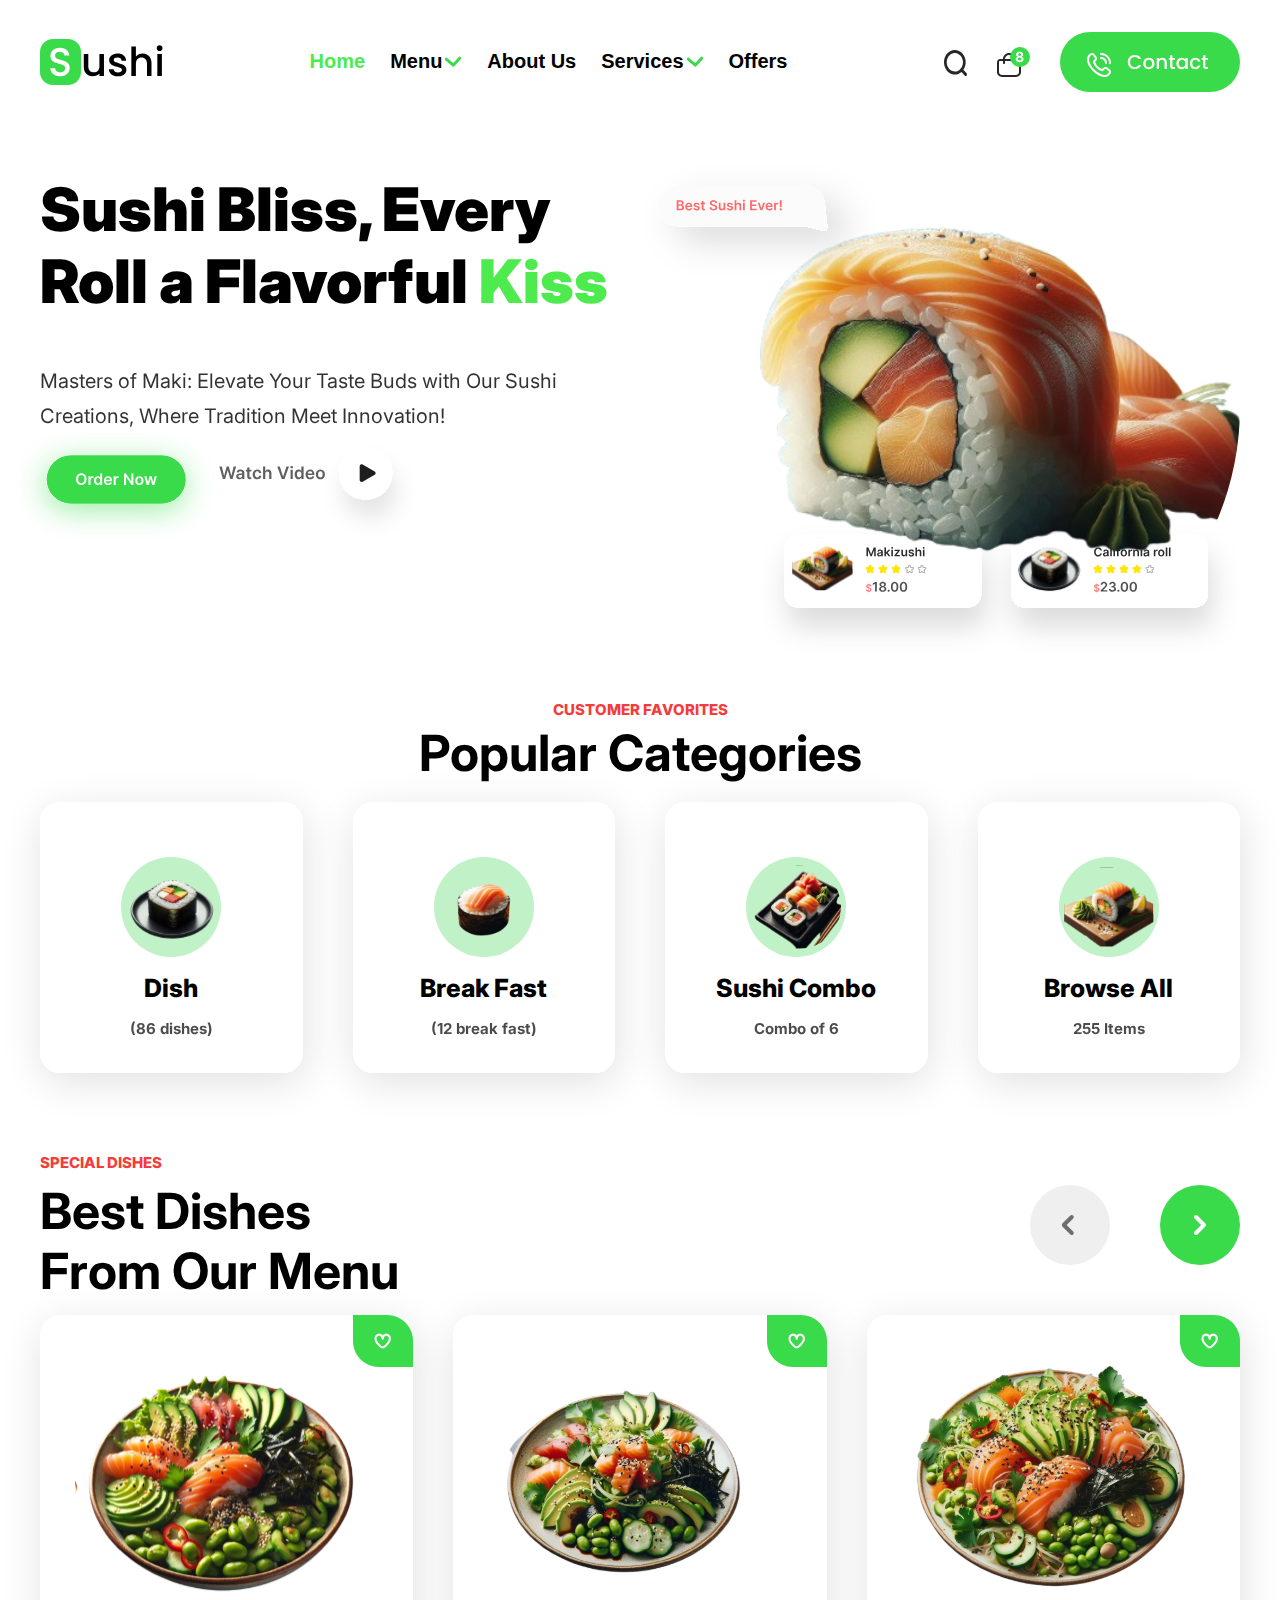
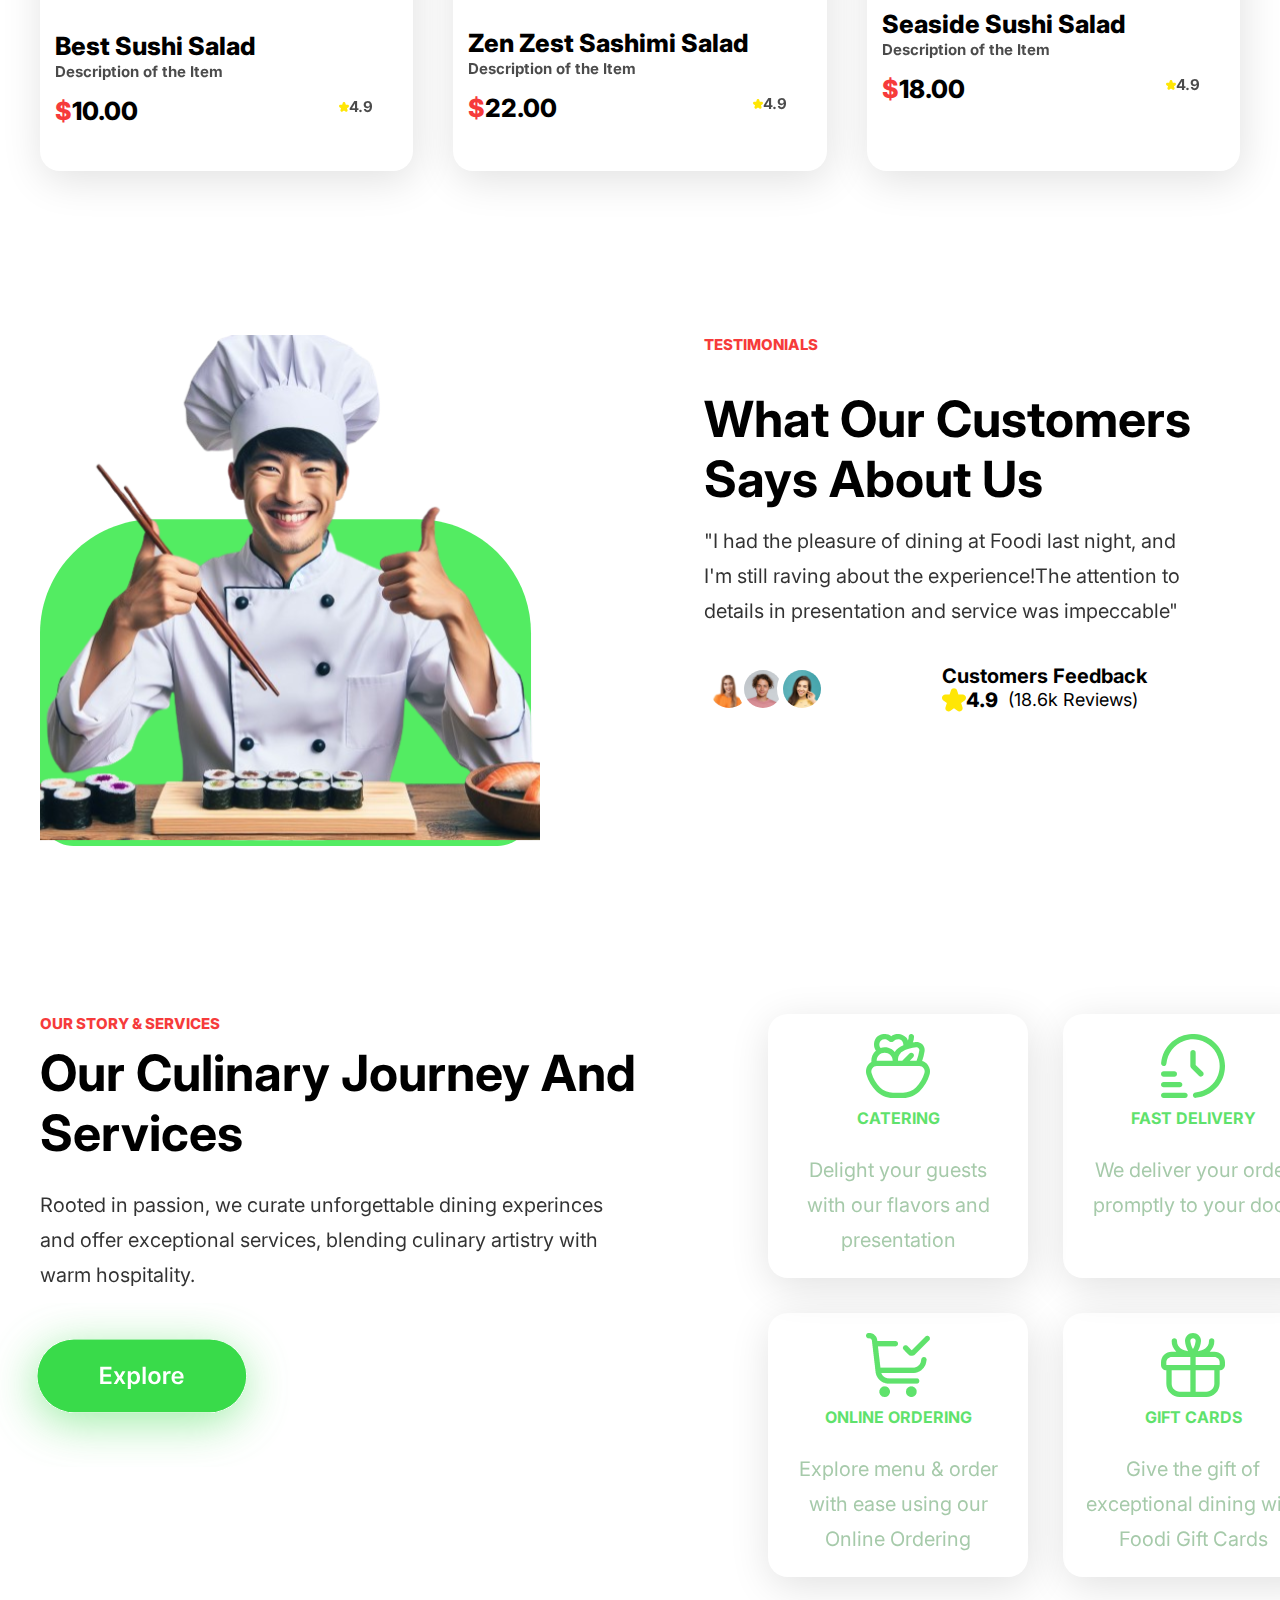
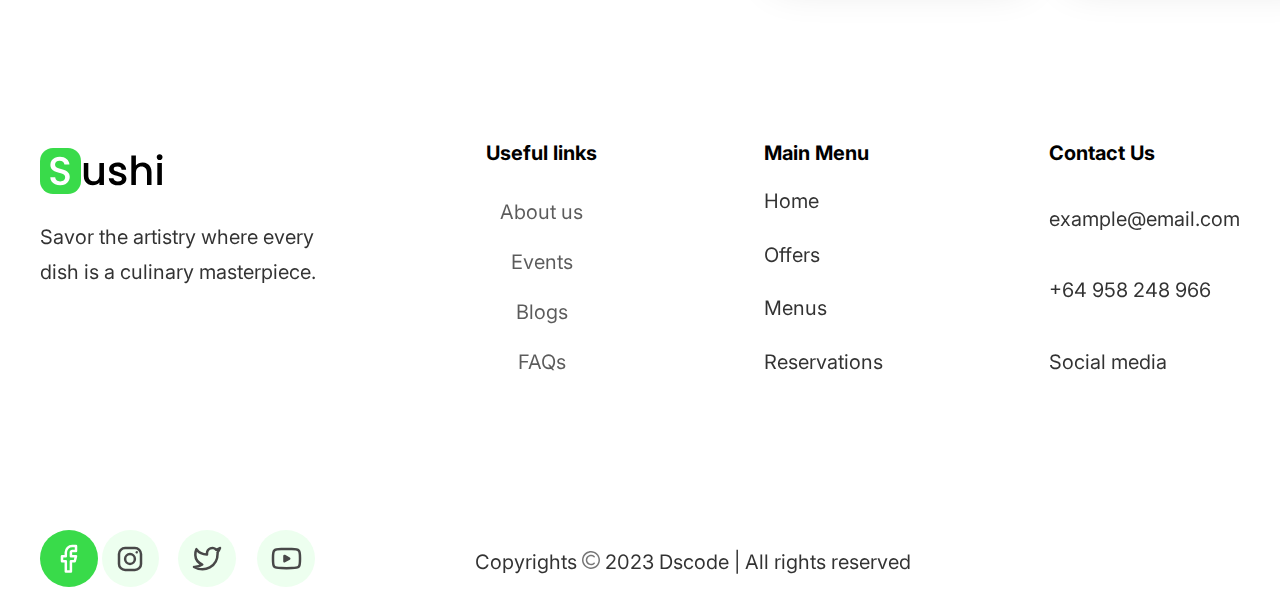
<file: Index.html>
<!DOCTYPE html>
<html lang="en">
  <head>
    <meta charset="UTF-8" />
    <meta name="viewport" content="width=device-width, initial-scale=1.0" />
    <title>Document</title>
    <link rel="stylesheet" href="./Sushi.css" />
  </head>
  <body>
    <section>
    <div class="header">
      <img src="./images/LOGO.svg" class="logo">
      <nav class="top-nav">
        <ul>
          <li><a href="#" class="firstnavmenu">Home</a></li>
          <div class="navicon">
            <li><a href="#">Menu</a></li>
            <img src="./images/Group 3.svg" class="headeranimation" />
          </div>
          <li><a href="#">About Us</a></li>
          <div class="navicon">
            <li><a href="#">Services</a></li>
            <img src="./images/Group 3.svg" class="headeranimation" />
          </div>
          <li><a href="#">Offers</a></li>
        </ul>
      </nav>
      <div class="secondnavicon">
        <img src="./images/Search Icon.svg" class="srch" />
        <img src="./images/Cart Group.svg" />
        <img src="./images/CONTACT BUTTON.svg" class="transition1" />
      </div>
        </div>
        <div class="bodytext">
        <div class="addons">
          <div class="addtext">
          <h1>Sushi Bliss, Every Roll a Flavorful <span class="lword">Kiss</span></h1>
          <h3>Masters of Maki: Elevate Your Taste Buds with Our Sushi Creations, Where Tradition Meet Innovation!</h3>
          <div class="button">
            <h4>
             <img src="./images/Order Now Button.svg">
             <img src="./images/SUSHI EDIT/Watch Video Group@2x.svg"></h4>
            </div> 
          </div></div>
            <div class="bodyimages">
              <div class="firstimage">
              <img src="./images/Best Sushi Ever.svg" ></div>
              <div class="secondimage">
              <img src="./images/MAIN SUSHI IMAGE.svg"></div>
              <div class="thirdimage">
              <img src="./images/2 Items Below Sushi.svg"></div>
            </div>
        </div>
        <div class="midsection">
          <div class="midheader">
            CUSTOMER FAVORITES
          </div>
          <div class="midsubheader">
            Popular Categories
          </div>
          <div class="midsectionitems">
          <div class="midseccontent">
            <div class="image">
            <img src="./images/_78d38fb4-559d-4cdb-822d-44ecdec0a7f8-removebg-preview 1.svg"></div>
            <h5> Dish</h5>
           <b>(86 dishes)</b>
          </div>
          <div class="midseccontent">
            <div class="image">
            <img src="./images/_35e8e57c-d430-4c19-93de-71e2eb204d0f-removebg-preview 1.svg"></div>
            <h5>
            Break Fast</h5>
            <b>(12 break fast)</b>
          </div>
          <div class="midseccontent">
            <div class="image1">
            <img src="./images/_a9c4460d-a7e5-496e-b46a-360fde90c966-removebg-preview 1 (1).svg"></div>
            <h5>
              Sushi Combo
            </h5>
            <b>Combo of 6</b>
          </div>
          <div class="midseccontent">
            <div class="image1">
            <img src="./images/_cc226cf5-2147-430e-b16c-84644636b1fe-removebg-preview 1.svg"></div>
            <h5>
              Browse All
            </h5>
            <b>255 Items</b>
          </div>
          </div>
        </div>
        <div class="midsection2">
          <div class="midsectionitem2">
            <div class="firstitem">
        <div class="midheader">SPECIAL DISHES</div>
        <div class="midsubheader2">Best Dishes From Our Menu</div></div>
        <div class="image2">
          <img src="./images/ARROW GROUPS.svg">
        </div></div>
        <div class="contentcover">
          <div class="maincontent">
            <img src="./images/Heart Group -- 1.svg" class="heartlogo">
            <img src="./images/Sushi Salad 1.svg"class="sushiimage">
            <div class="info">
            <h5>Best Sushi Salad</h5>
            <b>Description of the Item</b>
            <div class="pricerating">
              <h5><span class="currency">$</span>10.00</h5>
              <div class="rating">
                <img src="./images/fi-sr-star.svg"><b>4.9</b>
            </div>
          </div>
        </div></div>
        <div class="maincontent">
          <img src="./images/Heart Group -- 1.svg" class="heartlogo">
          <img src="./images/Sushi Salad -- 2.svg" class="sushiimage">
          <div class="info">
          <h5>Zen Zest Sashimi Salad</h5>
          <b>Description of the Item</b>
          <div class="pricerating">
            <h5><span class="currency">$</span>22.00</h5>
            <div class="rating">
              <img src="./images/fi-sr-star.svg"><b>4.9</b>
          </div>
        </div>
      </div></div>
      <div class="maincontent">
        <img src="./images/Heart Group -- 1.svg" class="heartlogo">
        <img src="./images/Sushi Salad -- 3.svg" class="sushiimage">
        <div class="info">
        <h5>Seaside Sushi Salad</h5>
        <b>Description of the Item</b>
        <div class="pricerating">
          <h5><span class="currency">$</span>18.00</h5>
          <div class="rating">
            <img src="./images/fi-sr-star.svg"><b>4.9</b>
        </div>
      </div>
    </div></div>
        </div>
        <div class="testimonials">
          <div class="chef">
            <img src="./images/Group 36.svg">
          </div>
          <div class="about">
            <div class="midheader">TESTIMONIALS</div>
            <div class="testimonialcomment">
          <div class="midsubheader3">What Our Customers Says About Us</div>
          <h3>"I had the pleasure of dining at Foodi last night, and I'm still raving about the experience!The attention to details in presentation and service was impeccable"</h3></div>
          <div class="feedback">
            <div class="fbimages">
              <img src="./images/portrait-lovely-blond-female-part-time-employee-talking-manager-customer-support-removebg-preview 1.svg">
              <img src="./images/image 10.svg" class="secondtestimonial">
              <img src="./images/image 11.png" class="thirdtestimonial">
            </div>
            <div class="fbtext">
            <h6>Customers Feedback</h6>
            <div class="rating1"><img src="./images/fi-sr-star.svg"><h5 class="rate">4.9</h5><span class="reviews">(18.6k Reviews)</span>
            </div>
          </div>
          </div>
        </div></div>
        <div class="services">
          <div class="story">
            <div class="midheader">OUR STORY & SERVICES</div>
            <div class="midsubheader4">Our Culinary Journey And Services</div>
            <h3 class="render">Rooted in passion, we curate unforgettable dining experinces and offer exceptional services, blending culinary artistry with warm hospitality. </h3>
            <img src="./images/EXPLORE.svg">
          </div>
          <div class="servicescards">
            <div class="card">
              <img src="./images/fi-rr-salad.svg">
              <h4 class="cardname">CATERING</h4>
              <h3 class="cardnotes">Delight your guests with our flavors and presentation</h3>
            </div>
            <div class="card">
              <img src="./images/fi-rr-time-fast.svg">
              <h4 class="cardname">FAST DELIVERY</h4>
              <h3 class="cardnotes">We deliver your order promptly to your door</h3>
            </div>
            <div class="card">
              <img src="./images/fi-rr-shopping-cart-check.png">
              <h4 class="cardname">ONLINE ORDERING</h4>
              <h3 class="cardnotes">Explore menu & order with ease using our Online Ordering</h3>
            </div>
            <div class="card">
              <img src="./images/fi-rr-gift.svg">
              <h4 class="cardname">GIFT CARDS</h4>
              <h3 class="cardnotes">Give the gift of exceptional dining with Foodi Gift Cards</h3>
            </div>
          </div>
        </div> 
        <div class="footer">
          <div class="main">
            <div class="footercontent1">
              <div class="footerheader">
              <img src="/images/LOGO.svg"></div>
              <p>Savor the artistry where every dish is a culinary masterpiece.</p>
            </div>
            <div class="footercontent">
              <h6 class="footerheader">Useful links</h6>
              <div class="first">
              <p>About us</p>
              <p>Events</p>
              <p>Blogs</p>
              <p>FAQs</p></div>
            </div>
            <div class="footercontent">
              <h6 class="footerheader">Main Menu</h6>
              <p>Home</p>
              <p>Offers</p>
              <p>Menus</p>
              <p>Reservations</p>
            </div>
            <div class="footercontent">
              <h6 class="footerheader">Contact Us</h6>
              <p>example@email.com</p>
              <p>+64 958 248 966</p>
              <p>Social media</p>
            </div>
          </div>
          <div class="submain">
            <div class="footericons">
            <img src="./images/Group 39.svg">
            <img src="./images/Group 40.svg">
            </div>
            <div class="base">
              <p>Copyrights <img src="./images/fi-rr-copyright.svg"> 2023 Dscode | All rights reserved</p>
            </div>
          </div>
        </div>
    </section>
  </body>
</html>
</file>
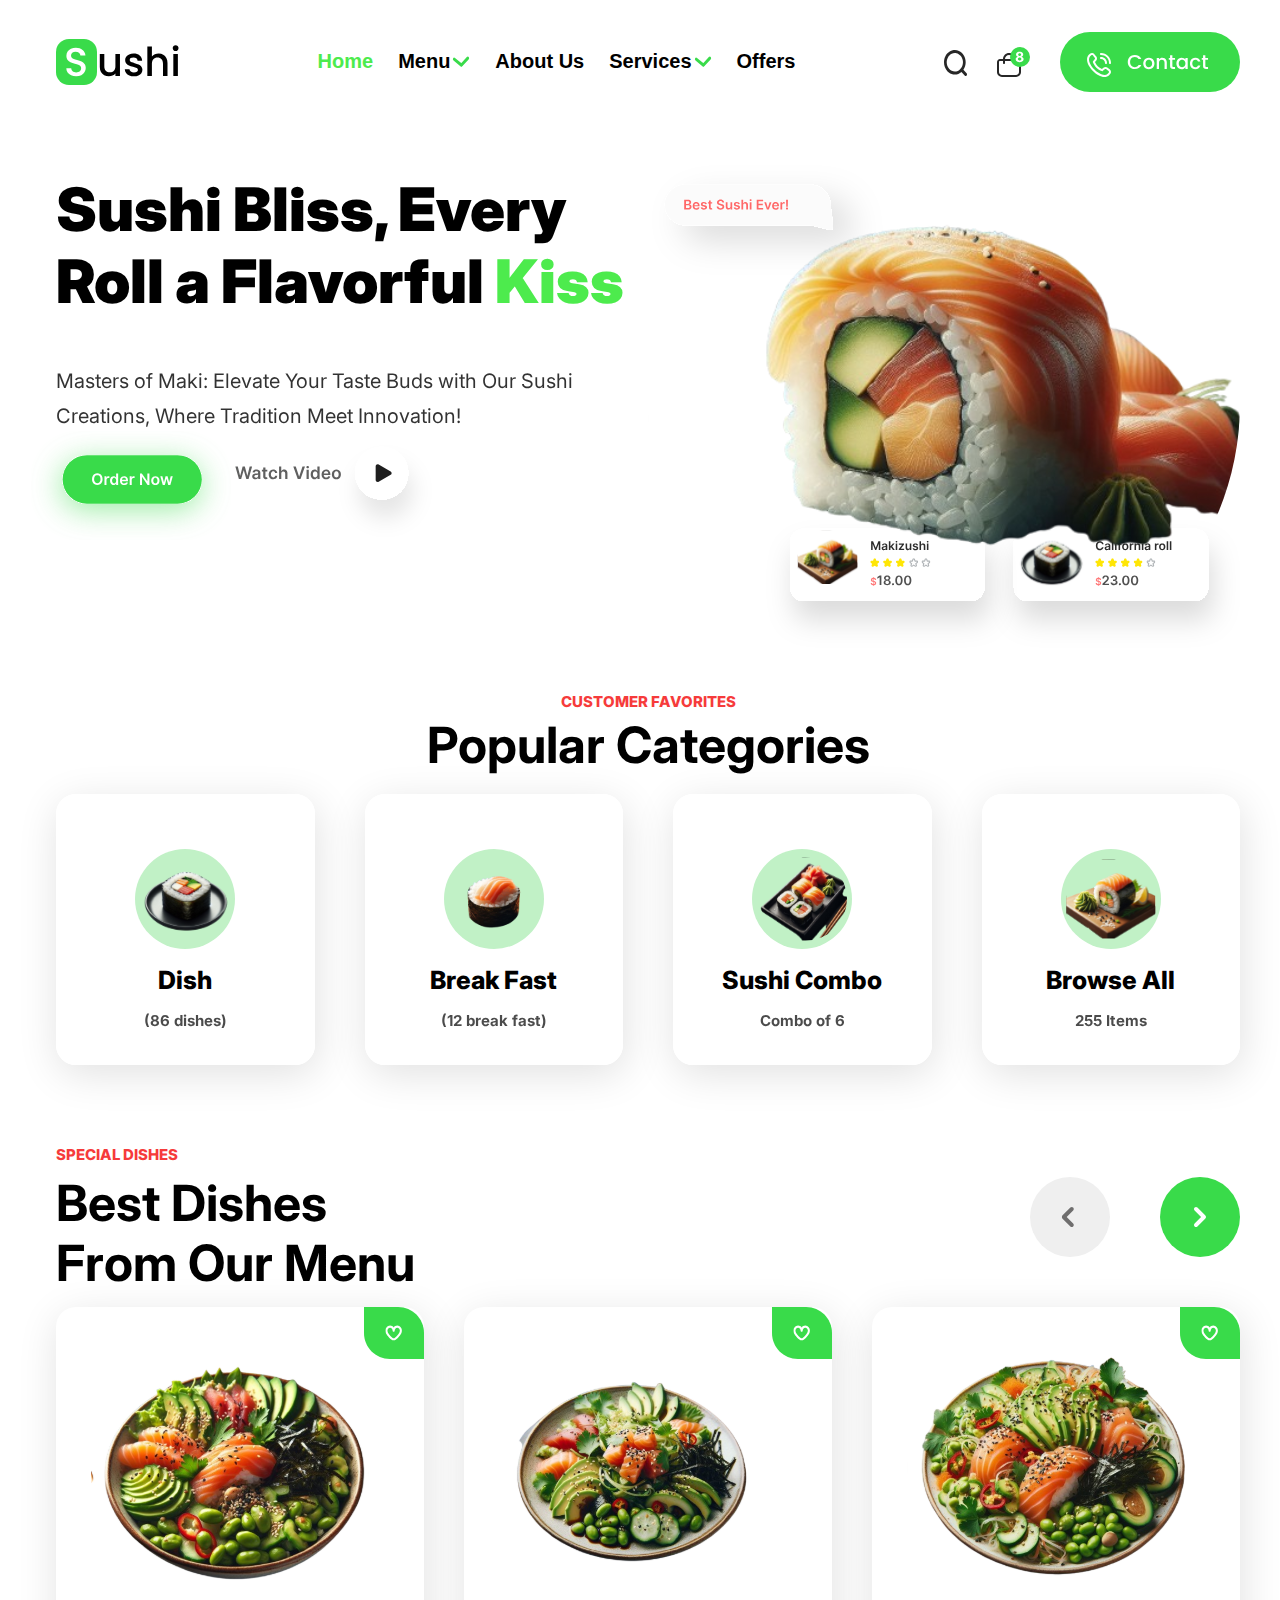
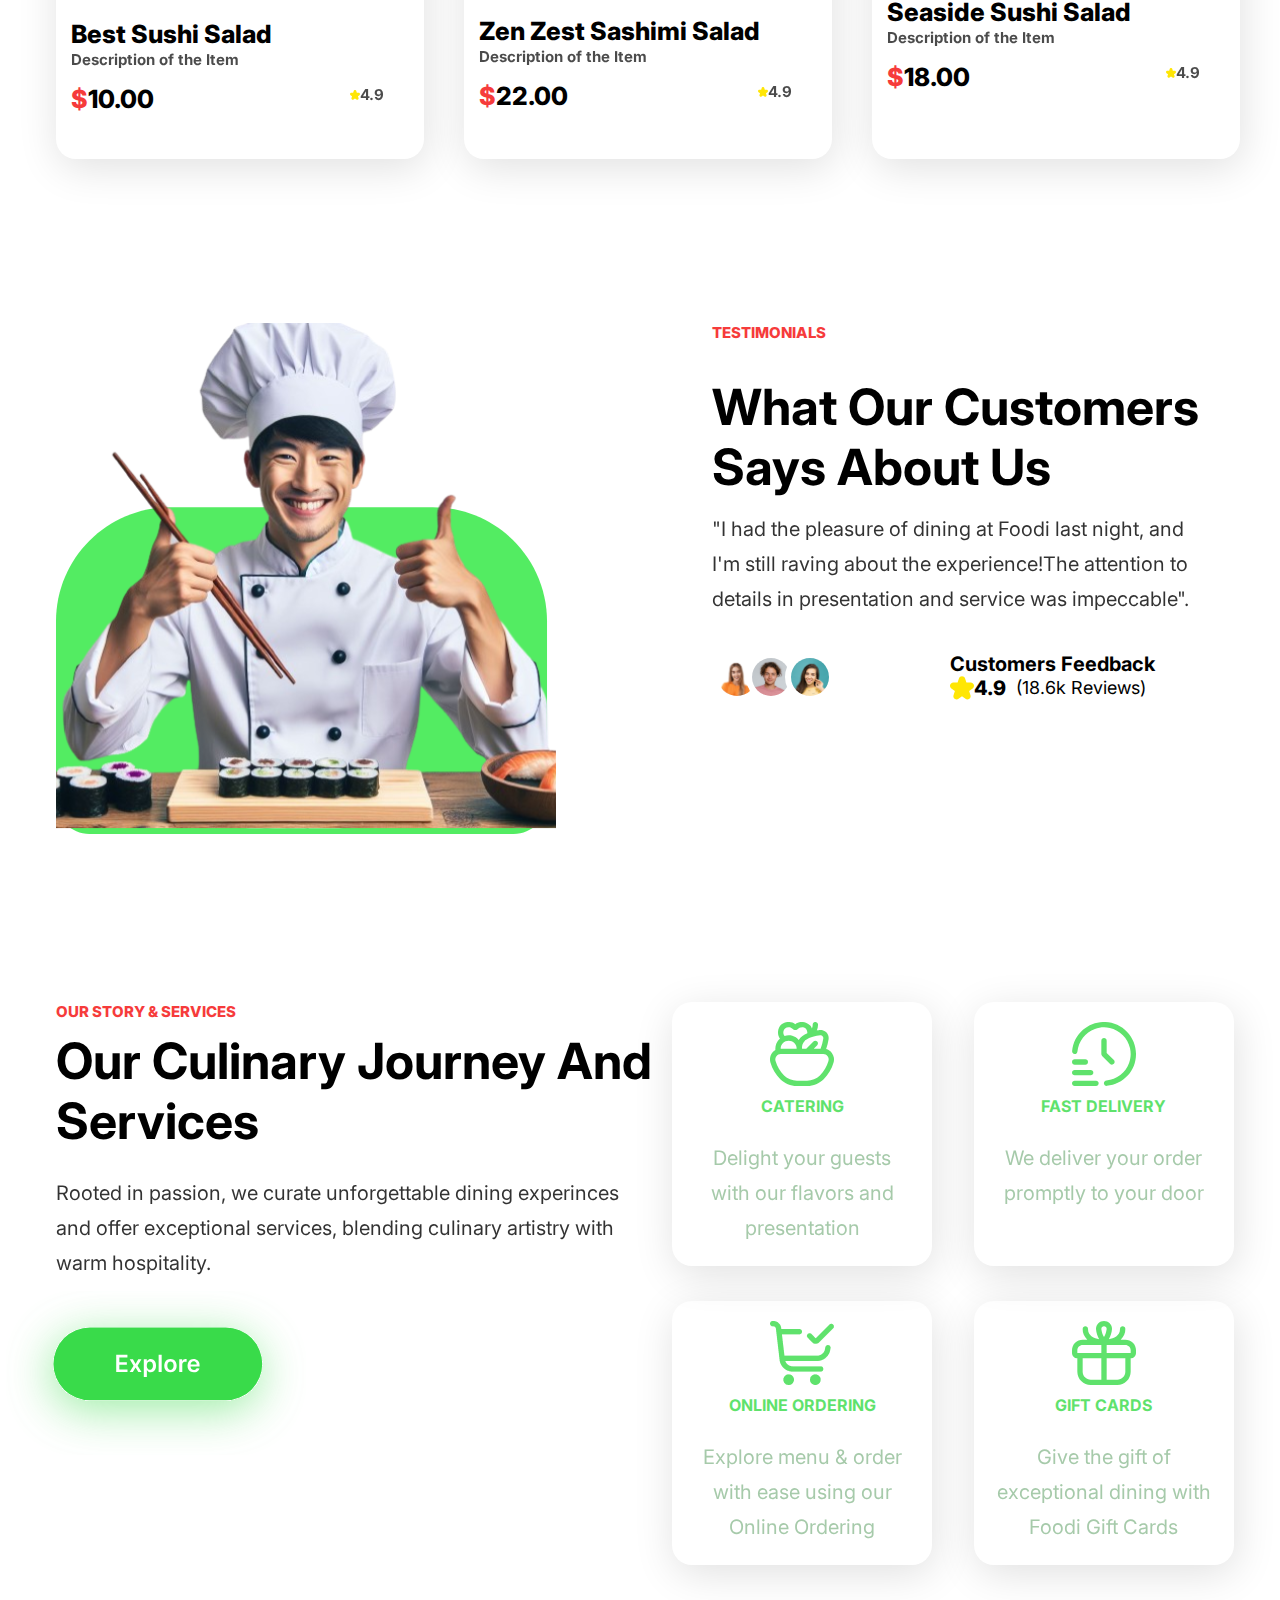
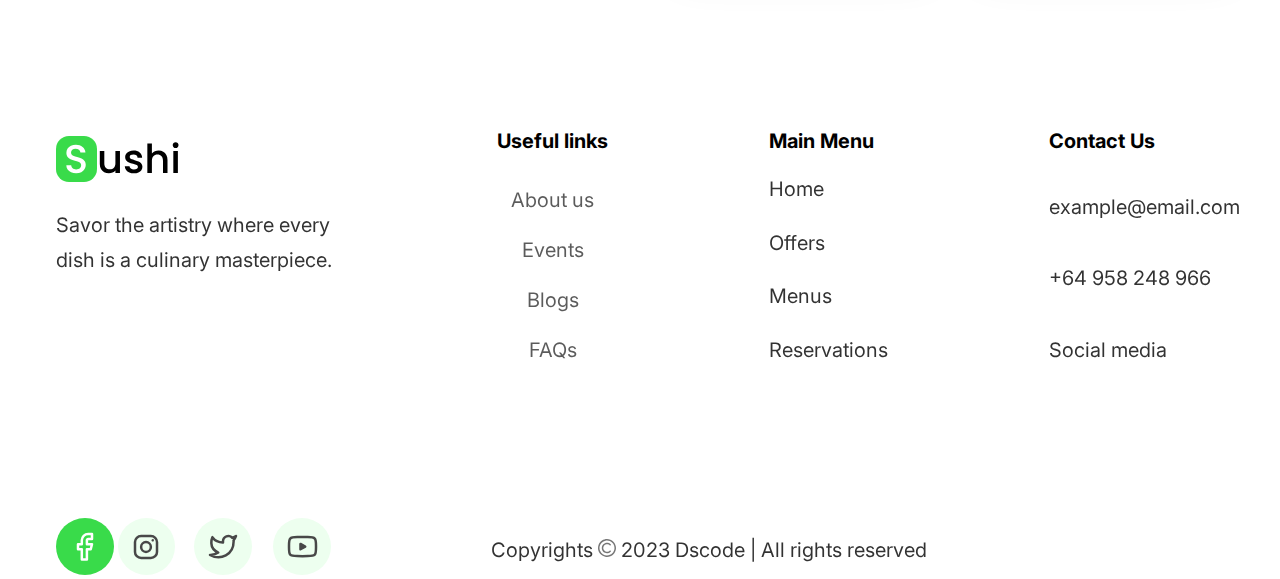
<file: index.html>
<!DOCTYPE html>
<html lang="en">
  <head>
    <meta charset="UTF-8" />
    <meta name="viewport" content="width=device-width, initial-scale=1.0" />
    <title>Document</title>
    <link rel="stylesheet" href="./style.css" />
  </head>
  <body>
    <section>
    <div class="header">
      <img src="./images/LOGO.svg" class="logo">
      <nav class="top-nav">
        <ul>
          <li><a href="#" class="firstnavmenu">Home</a></li>
          <div class="navicon">
            <li><a href="#">Menu</a></li>
            <img src="./images/Group 3.svg" class="headeranimation" />
          </div>
          <li><a href="#">About Us</a></li>
          <div class="navicon">
            <li><a href="#">Services</a></li>
            <img src="./images/Group 3.svg" class="headeranimation" />
          </div>
          <li><a href="#">Offers</a></li>
        </ul>
      </nav>
      <div class="secondnavicon">
        <img src="./images/Search Icon.svg" class="srch" />
        <img src="./images/Cart Group.svg" />
        <img src="./images/CONTACT BUTTON.svg" class="transition1" />
      </div>
        </div>
        <div class="bodytext">
        <div class="addons">
          <div class="addtext">
          <h1>Sushi Bliss, Every Roll a Flavorful <span class="lword">Kiss</span></h1>
          <h3>Masters of Maki: Elevate Your Taste Buds with Our Sushi Creations, Where Tradition Meet Innovation!</h3>
          <div class="button">
            <h4>
             <img src="./images/Order Now Button.svg">
             <img src="./images/SUSHI EDIT/Watch Video Group@2x.svg"></h4>
            </div> 
          </div></div>
            <div class="bodyimages">
              <div class="firstimage">
              <img src="./images/Best Sushi Ever.svg" ></div>
              <div class="secondimage">
              <img src="./images/MAIN SUSHI IMAGE.svg"></div>
              <div class="thirdimage">
              <img src="./images/2 Items Below Sushi.svg"></div>
            </div>
        </div>
        <div class="midsection">
          <div class="midheader">
            CUSTOMER FAVORITES
          </div>
          <div class="midsubheader">
            Popular Categories
          </div>
          <div class="midsectionitems">
          <div class="midseccontent">
            <div class="image">
            <img src="./images/_78d38fb4-559d-4cdb-822d-44ecdec0a7f8-removebg-preview 1.svg"></div>
            <h5> Dish</h5>
           <b>(86 dishes)</b>
          </div>
          <div class="midseccontent">
            <div class="image">
            <img src="./images/_35e8e57c-d430-4c19-93de-71e2eb204d0f-removebg-preview 1.svg"></div>
            <h5>
            Break Fast</h5>
            <b>(12 break fast)</b>
          </div>
          <div class="midseccontent">
            <div class="image1">
            <img src="./images/_a9c4460d-a7e5-496e-b46a-360fde90c966-removebg-preview 1 (1).svg"></div>
            <h5>
              Sushi Combo
            </h5>
            <b>Combo of 6</b>
          </div>
          <div class="midseccontent">
            <div class="image1">
            <img src="./images/_cc226cf5-2147-430e-b16c-84644636b1fe-removebg-preview 1.svg"></div>
            <h5>
              Browse All
            </h5>
            <b>255 Items</b>
          </div>
          </div>
        </div>
        <div class="midsection2">
          <div class="midsectionitem2">
            <div class="firstitem">
        <div class="midheader">SPECIAL DISHES</div>
        <div class="midsubheader2">Best Dishes From Our Menu</div></div>
        <div class="image2">
          <img src="./images/ARROW GROUPS.svg">
        </div></div>
        <div class="contentcover">
          <div class="maincontent">
            <img src="./images/Heart Group -- 1.svg" class="heartlogo">
            <img src="./images/Sushi Salad 1.svg"class="sushiimage">
            <div class="info">
            <h5>Best Sushi Salad</h5>
            <b>Description of the Item</b>
            <div class="pricerating">
              <h5><span class="currency">$</span>10.00</h5>
              <div class="rating">
                <img src="./images/fi-sr-star.svg"><b>4.9</b>
            </div>
          </div>
        </div></div>
        <div class="maincontent">
          <img src="./images/Heart Group -- 1.svg" class="heartlogo">
          <img src="./images/Sushi Salad -- 2.svg" class="sushiimage">
          <div class="info">
          <h5>Zen Zest Sashimi Salad</h5>
          <b>Description of the Item</b>
          <div class="pricerating">
            <h5><span class="currency">$</span>22.00</h5>
            <div class="rating">
              <img src="./images/fi-sr-star.svg"><b>4.9</b>
          </div>
        </div>
      </div></div>
      <div class="maincontent">
        <img src="./images/Heart Group -- 1.svg" class="heartlogo">
        <img src="./images/Sushi Salad -- 3.svg" class="sushiimage">
        <div class="info">
        <h5>Seaside Sushi Salad</h5>
        <b>Description of the Item</b>
        <div class="pricerating">
          <h5><span class="currency">$</span>18.00</h5>
          <div class="rating">
            <img src="./images/fi-sr-star.svg"><b>4.9</b>
        </div>
      </div>
    </div></div>
        </div>
        <div class="testimonials">
          <div class="chef">
            <img src="./images/Group 36.svg">
          </div>
          <div class="about">
            <div class="midheader">TESTIMONIALS</div>
            <div class="testimonialcomment">
          <div class="midsubheader3">What Our Customers Says About Us</div>
          <h3>"I had the pleasure of dining at Foodi last night, and I'm still raving about the experience!The attention to details in presentation and service was impeccable".</h3></div>
          <div class="feedback">
            <div class="fbimages">
              <img src="./images/portrait-lovely-blond-female-part-time-employee-talking-manager-customer-support-removebg-preview 1.svg">
              <img src="./images/image 10.svg" class="secondtestimonial">
              <img src="./images/image 11.png" class="thirdtestimonial">
            </div>
            <div class="fbtext">
            <h6>Customers Feedback</h6>
            <div class="rating1"><img src="./images/fi-sr-star.svg"><h5 class="rate">4.9</h5><span class="reviews">(18.6k Reviews)</span>
            </div>
          </div>
          </div>
        </div></div>
        <div class="services">
          <div class="story">
            <div class="midheader">OUR STORY & SERVICES</div>
            <div class="midsubheader4">Our Culinary Journey And Services</div>
            <h3 class="render">Rooted in passion, we curate unforgettable dining experinces and offer exceptional services, blending culinary artistry with warm hospitality. </h3>
            <img src="./images/EXPLORE.svg">
          </div>
          <div class="servicescards">
            <div class="card">
              <img src="./images/fi-rr-salad.svg">
              <h4 class="cardname">CATERING</h4>
              <h3 class="cardnotes">Delight your guests with our flavors and presentation</h3>
            </div>
            <div class="card">
              <img src="./images/fi-rr-time-fast.svg">
              <h4 class="cardname">FAST DELIVERY</h4>
              <h3 class="cardnotes">We deliver your order promptly to your door</h3>
            </div>
            <div class="card">
              <img src="./images/fi-rr-shopping-cart-check.png">
              <h4 class="cardname">ONLINE ORDERING</h4>
              <h3 class="cardnotes">Explore menu & order with ease using our Online Ordering</h3>
            </div>
            <div class="card">
              <img src="./images/fi-rr-gift.svg">
              <h4 class="cardname">GIFT CARDS</h4>
              <h3 class="cardnotes">Give the gift of exceptional dining with Foodi Gift Cards</h3>
            </div>
          </div>
        </div> 
        <div class="footer">
          <div class="main">
            <div class="footercontent1">
              <div class="footerheader">
              <img src="/images/LOGO.svg"></div>
              <p>Savor the artistry where every dish is a culinary masterpiece.</p>
            </div>
            <div class="footercontent">
              <h6 class="footerheader">Useful links</h6>
              <div class="first">
              <p>About us</p>
              <p>Events</p>
              <p>Blogs</p>
              <p>FAQs</p></div>
            </div>
            <div class="footercontent">
              <h6 class="footerheader">Main Menu</h6>
              <p>Home</p>
              <p>Offers</p>
              <p>Menus</p>
              <p>Reservations</p>
            </div>
            <div class="footercontent">
              <h6 class="footerheader">Contact Us</h6>
              <p>example@email.com</p>
              <p>+64 958 248 966</p>
              <p>Social media</p>
            </div>
          </div>
          <div class="submain">
            <div class="footericons">
            <img src="./images/Group 39.svg">
            <img src="./images/Group 40.svg">
            </div>
            <div class="base">
              <p>Copyrights <img src="./images/fi-rr-copyright.svg"> 2023 Dscode | All rights reserved</p>
            </div>
          </div>
        </div>
    </section>
  </body>
</html>
</file>
<file: Sushi.css>
@import url('https://fonts.googleapis.com/css2?family=Inter:wght@100..900&display=swap');
* {
    padding: 0;
    margin: 0;
    box-sizing: border-box;
}
html{
    font-family: 'Inter' ;
}
body{
     /* display: flex; */
     /* flex-direction: column;
     place-content: center;
     place-items: center; */
     margin: 0 auto;
 }
 section{
    width: 1200px;
    max-width: 100%;
    margin: 0 auto;
    justify-content: space-between;
 }

 .header {
     display: flex;
     flex-direction: row;
     justify-content: space-between;
     align-items: center;
     gap: 5px;
 }


 /* p::first-letter {
     background-color: rgb(77, 235, 77);
     color: white;
     border-radius: 10px;
     border: 1px solid;
     /* padding-left: 3px; */
     /* padding-top: 3px;
     padding-right: 3px;
     padding-bottom: 3px;

 } */ */

 /* p {
     font-family: 'Lucida Sans', 'Lucida Sans Regular', 'Lucida Grande', 'Lucida Sans Unicode', Geneva, Verdana, sans-serif;
     font-weight: 700;
     font-size: 35px;
     margin-left: -200px;

 } */

 .top-nav {
     font-size: 5px;
 }

 ul {
     display: flex;
     flex-direction: row;
     list-style-type: none;
     justify-content: space-between;
     gap: 25px;
     flex-wrap: wrap;
 }

 .navicon {
     display: flex;
     flex-direction: row;
     gap: 2px;
 }

 li a {
     color: black;
     text-decoration: none;
     font-weight: 600;
     font-family: 'Lucida Sans', 'Lucida Sans Regular', 'Lucida Grande', 'Lucida Sans Unicode', Geneva, Verdana, sans-serif;
     font-size: 20px;
 }

 li a.firstnavmenu {
     color: rgb(77, 235, 77);
 }

 .secondnavicon {
     display: flex;
     flex-direction: row;
     align-items: center;
     align-self: center;
     justify-content: center;
     gap: 30px;
 }

 .srch {
     margin-top: 50px;
     /* margin-right: 25px; */
     width: 100%;
     height: 100%;
 }

 .transition1, .headeranimation {
     width: 80%;
     animation-name: mover;
     animation-duration: 2s;
     animation-timing-function: ease-in-out;
     animation-iteration-count: infinite;
     animation-delay: 2s;
 }

 @keyframes mover {
     0% {
         transform: translateY(0px);
     }

     25% {
         transform: translateY(0px);
     }

     50% {
         transform: translateY(10px);
     }

     100% {
         transform: translateY(0px);
     }

 }
 .bodytext{
    display: flex;
     flex-direction: row;
     /* justify-content: center; */

 }

 .addons {
     display: flex;
     flex-direction: row;
     margin-top: 50px;
     justify-content: center;
     width:700px;
     max-width: 100%;

 }
 

 .addtext {
     display: flex;
     flex-direction: column;
     gap: 2rem;
 }

 h1 {
     /* width: 650px; */
     font-weight: 900;
     font-size: 60px;
     width: 100%;
 }

 .lword {
     color: rgb(77, 235, 77);
 }

 h3 {
     font-size: 20px;
     font-weight: 400;
     margin-top: 15px;
     align-self: center;
     line-height: 35px;
     opacity: 80%;
 }

 .button {
     display: flex;
     flex-direction: row;
     align-items: center;
     margin-left: -25px;
     margin-top: -35px;

 }

 h4 img {
     width: 200px;

 }

 .subbutton {
     width: 200px;
 }

 .bodyimages {
     display: flex;
     flex-direction: column;
     width: 700px;
     max-width: 100%;
     /* margin-left: 200px; */
     margin-top: -4px;
     position: relative;
 }
 .firstimage{
    position:absolute; 
    right: 60%;
    top:8%;
    z-index: 50;
 }
 .firstimage img{
    width: 100%;
   
 }
 .thirdimage{
    position:absolute;
    top: 70%;
    left: 20%;
    z-index: 0;
 }
 .thirdimage img{
    width: 100%;
   
 }
 .secondimage img{
    width: 100%;
   
 }
 .secondimage{
    z-index: 40;
 }
 .midsection{
    display: flex;
    flex-direction: column;
    justify-content: center;
    place-items: center;
    gap: 4px;
 }
 .midsectionitems{
    display: flex;
    flex-direction: row;
    /* flex-wrap: wrap; */
    align-items: center;
   justify-content: center;
    gap: 50px;
    width: 100%;
 }
 .midseccontent{
    display: flex;
    flex-direction: column;
    align-items: center;
    border-radius: 20px;
    border: 5px solid white ;
    box-shadow: 2px 9px 42px 0px #0000001F;
    width: 280px;
    margin-top: 15px;
      /* padding-left: 55px;
    padding-right: 55px; */
    padding-bottom: 30px;
    padding-top: 50px; 
    gap: 1rem;
 }
 /* .midseccontent :hover{
    width: 100px;
    height: 100px;
    transition: all 1s ease-in-out;
 } */
 .image{
    background-color: #C1F1C6;
    border-radius: 100%;
    width: 100px;
    height: 100px;
    display: flex;
    flex-direction: column;
    justify-content: center;
    align-items: center;
 }
 .image img{
    width: 100%;
    height: 100%;
 }
 .image1{
    background-color: #C1F1C6;
    border-radius: 100%;
    width: 100px;
    height: 100px;
    display: flex;
    flex-direction: column;
    justify-content: center;
align-items: center;
 }
 .image1 img{
    width: 90%;
    height: 90%;
    display: flex;
    flex-direction: column;
    justify-content: center;
 }
 .midheader{
    color: #F63B3B;
    font-size: 15px;
    font-weight: 800;
 }
 .midsubheader{
    color:#000000;
    font-size: 50px;
    font-weight: 700;
 }
 b{
    font-size: 15px;
    opacity: 70%;
    
 }
 .midsection2{
    display: flex;
    flex-direction: column;
    justify-content: space-between;
    gap: 14px;
 }
 .contentcover{
    display: grid;
    grid-template-columns: repeat(3, 1fr);
    width: 100%;
     column-gap: 40px; 
 }
.midsectionitem2{
    display: flex;
    flex-direction: row;
    justify-content: space-between;
    margin-top: 80px;
    align-items: center;
}
.image2 img{
    width: 100%;
    align-self: center;
}
.midsubheader2{
    width:400px;
    font-size: 50px;
    font-weight: 700;
}
.firstitem{
    display: flex;
    flex-direction: column;
    gap: 9px;
}
.sushiimage{
width: 80%;
place-self: center;
}
.heartlogo{
    width:60px;
    position: absolute;
  top: 0;
  right: 0;
}
.rating img{
    width: 10px;
}
.maincontent{
    display: flex;
    flex-direction:column ;
    border-radius: 20px;
    box-shadow: 2px 9px 42px 0px #0000001F;
    width: 100%;
    position: relative;
    gap: 4px;
    padding-top: 30px;
    padding-bottom: 30px;
    padding-right: 20px;
    
}
 .currency{
    color:  #F63B3B;
 }
 .pricerating{
    display: flex;
    flex-direction: row;
    justify-content: space-between;
    padding-right: 20px;
    margin-top: 15px;
    margin-bottom: 15px;
 }
 h5{
    font-weight: 800;
    font-size: 25px;
 }
 .info{
    padding-left: 15px;
 }
 .testimonials{
    display: grid;
    grid-template-columns: repeat(2, 1fr);
    margin-top: 150px;
    gap: 8rem;
 }
 .midsubheader3{
    font-size: 50px;
    font-weight: 700;
    width: 600px;
 }
  .chef img{
    width: 500px;
    max-width: 100%;
 }
 .about{
    width: 500px;
    max-width: 100%;
    gap: 35px;
    display: flex;
    flex-direction: column;
 }
 .feedback{
    display: flex;
    flex-direction: row;
    gap: 5rem;
    width: 800px;
    max-width: 100%;
 }
   .rating1{
    display: flex;
    flex-direction: row;
    align-items: center;
 }  
 .fbimages img{
    width: 50px;
    border-radius: 50%;
    border: 6px solid white;
 }
 
 .secondtestimonial{
    transform: translateX(-20px);
 }
 .thirdtestimonial{
    transform: translateX(-35px);
 }
 h6{
    font-size: 20px;
 }
 .reviews{
    padding-left: 10px;
    font-size: 18px;
 }
 .rate{
    font-size: 20px;
 }
 .services{
    display: grid;
    grid-template-columns: repeat(2, 1fr);
    gap: 8rem;
    margin-top: 150px;
 }
.servicescards{
    display: grid;
    grid-template-columns: repeat(2, 2fr);
     /* grid-template-rows: repeat(2, 1fr);  */
     gap: 35px;
     width: 100%;
}
.card{
    border-radius: 20px;
    box-shadow:2px 9px 42px 0px #0000001F ;
    display: flex;
    flex-direction: column;
    align-items: center;
     padding-left: 20px; 
    padding-top: 20px;
    padding-bottom: 20px;
     padding-right: 20px; 
    gap: 10px;
    width: 260px;
    text-align: center;
}
.cardname{
    color: #5FE26C;
}
.cardnotes{
    color: #90BD95;
    align-self: center;
    font-size: 20px;
}
.story{
    display: flex;
    flex-direction: column;
    gap: 10px;
}
.story img{
    width: 50%;
    transform: translateX(-50px);
    animation-name: colorchanger;
    animation-duration: 2s;
    animation-timing-function: ease-in-out;
    animation-iteration-count: 6;
    animation-delay: 1s;
}
@keyframes colorchanger {
    0% {
        transform: translateX(0px);
    }

    25% {
        transform: translateX(0px);
    }

    50% {
        transform: translateX(300px) rotate(60deg);
    }

    100% {
        transform: translateX(0px);
    }

}
.midsubheader4{
    font-size: 50px;
    font-weight: 700;
    width: 600px; 
}
.footer{
    display: flex;
    flex-direction: column;
    justify-content: space-between;
    margin-top: 150px;
   
}
.main{
    display: flex;
    flex-direction: row;
     justify-content: space-between; 
     flex-wrap: wrap;
}
.footercontent{
    display: flex;
    flex-direction: column;
    justify-content: space-between;
    

    
}
p{
    font-size: 20px;
    font-weight: 400;
     margin-top: 15px; 
    /* align-self: center; */
    line-height: 35px;
    opacity: 80%; 
}
.footercontent1{
    width: 280px;
}
.first{
    font-size: 20px;
    font-weight: 400;
     margin-top: 15px; 
     text-align: center;
    line-height: 35px;
    opacity: 80%;   
}
.submain{
    display: flex;
    flex-direction: row;
    gap: 10rem;
    margin-top: 150px;
}
@media (max-width:1200px) {
section{
    padding-left: 1rem;
    padding-right: 1rem;
}
.bodytext{
    display: flex;
    flex-direction: column; 
}
h1{
    font-weight: 900;
     font-size: 40px;
     width: 100%;
}
.midsectionitems{
    display: flex;
    flex-direction: row;
    flex-wrap: wrap;
    justify-content: center;
}
.midsubheader{
    color:#000000;
    font-size: 30px;
    font-weight: 700;
}
.midsubheader2{
    width:fit-content;
    font-size: 35px;
    font-weight: 700;
}
.midsubheader3{
    font-size: 35px;
    font-weight: 700;
    width: fit-content;
}
.midsubheader4{
    font-size: 35px;
    font-weight: 700;
    width: fit-content; 
}
.header {
    display: flex;
    flex-direction: column;
    justify-content: space-between;
    align-items: center;
    gap: 5px;
}
.contentcover{
   display: grid; 
   grid-template-columns: repeat(2, 1fr);
   row-gap: 2rem;
}
.services{
    display: grid;
    grid-template-columns: repeat(1, 1fr);
}
.servicescards{
width: 70%;
}
.card{
    width: fit-content;
}
.testimonials{
    display: grid;
    grid-template-columns: repeat(1, 1fr);
}
.chef{
    width: fit-content;
}
.about{
    width: 100%;
    max-width: 100%; 
}
.story{
    width: 60%;
}
@media (max-width:700px) {
.servicescards{
    width: 100%;
}
.contentcover{
    display: grid;
    grid-template-columns: repeat(1, 1fr);
}
h1{
    font-weight: 900;
     font-size: 35px;
     width: 100%;
}
.midsubheader{
    color:#000000;
    font-size: 30px;
    font-weight: 700;
}
.midsubheader2{
    width:fit-content;
    font-size: 35px;
    font-weight: 700;
}
.midsubheader3{
    font-size: 35px;
    font-weight: 700;
    width:fit-content ;
}
.chef{
    width: fit-content;
}
.midsubheader4{
    font-size: 35px;
    font-weight: 700;
    width: fit-content; 
}
.header {
    display: flex;
    flex-direction: column;
    justify-content: space-between;
    align-items: center;
    gap: 5px;
}
.midsectionitems{
    display: flex;
    flex-direction: row;
    flex-wrap: wrap;
}
.submain{
    display: flex;
    flex-direction: row;
    gap: 2rem;
    margin-top: 150px;
    flex-wrap: wrap;
}
}
@media (max-width:450px) {
    .servicescards{
        display: grid;
        grid-template-columns: repeat(1, 1fr);
    }
    .card{
        width: 100%;
    }
    .about{
        width: 100%;
    max-width: 100%; 
    }
    .midsectionitems{
        display: flex;
        flex-direction: row;
        flex-wrap: wrap;
    }
    h1{
        font-weight: 900;
         font-size: 40px;
         width: 100%;
    }
    .midsubheader{
        color:#000000;
        font-size: 30px;
        font-weight: 700;
    }
    .midsubheader2{
        width:fit-content;
        font-size: 35px;
        font-weight: 700;
    }
    .midsubheader3{
        font-size: 35px;
        font-weight: 700;
        width: fit-content;
    }
    .midsubheader4{
        font-size: 35px;
        font-weight: 700;
        width: 100%; 
    }
    .chef img{
        width: 100%;
    }
    .chef{
        width: 100%;
    }
    .header {
        display: flex;
        flex-direction: column;
        justify-content: space-between;
        align-items: center;
        gap: 5px;
    }
    .testimonials{
        display: block;
    }
    .fbimages{
        display: flex;
        flex-direction: row;
        justify-content: center;
        align-items: center;
    }
    .feedback{
        gap: 0rem;
    }
    .story{
        width: 100%;
    }
    .story img{
        transform: translateX(0px);
    }
    .main{
        display: flex;
        flex-direction: column;
        gap: 3rem;
    }
    .first{
        text-align: start;
    }
    .submain{
        display: flex;
        flex-direction: row;
        gap: 1rem;
        margin-top: 150px;
        flex-wrap: wrap;
    }
}
}
</file>
<file: style.css>
@import url('https://fonts.googleapis.com/css2?family=Inter:wght@100..900&display=swap');
* {
    padding: 0;
    margin: 0;
    box-sizing: border-box;
}
html{
    font-family: 'Inter' ;
}
body{
     /* display: flex; */
     /* flex-direction: column;
     place-content: center;
     place-items: center; */
     margin: 0 auto;
 }
 section{
    width: 1200px;
    max-width: 100%;
    margin: 0 auto;
    justify-content: space-between;
 }

 .header {
     display: flex;
     flex-direction: row;
     justify-content: space-between;
     align-items: center;
     gap: 5px;
 }


 /* p::first-letter {
     background-color: rgb(77, 235, 77);
     color: white;
     border-radius: 10px;
     border: 1px solid;
     /* padding-left: 3px; */
     /* padding-top: 3px;
     padding-right: 3px;
     padding-bottom: 3px;

 } */ */

 /* p {
     font-family: 'Lucida Sans', 'Lucida Sans Regular', 'Lucida Grande', 'Lucida Sans Unicode', Geneva, Verdana, sans-serif;
     font-weight: 700;
     font-size: 35px;
     margin-left: -200px;

 } */

 .top-nav {
     font-size: 5px;
 }

 ul {
     display: flex;
     flex-direction: row;
     list-style-type: none;
     justify-content: space-between;
     gap: 25px;
     flex-wrap: wrap;
 }

 .navicon {
     display: flex;
     flex-direction: row;
     gap: 2px;
 }

 li a {
     color: black;
     text-decoration: none;
     font-weight: 600;
     font-family: 'Lucida Sans', 'Lucida Sans Regular', 'Lucida Grande', 'Lucida Sans Unicode', Geneva, Verdana, sans-serif;
     font-size: 20px;
 }

 li a.firstnavmenu {
     color: rgb(77, 235, 77);
 }

 .secondnavicon {
     display: flex;
     flex-direction: row;
     align-items: center;
     align-self: center;
     justify-content: center;
     gap: 30px;
 }

 .srch {
     margin-top: 50px;
     /* margin-right: 25px; */
     width: 100%;
     height: 100%;
 }

 .transition1, .headeranimation {
     width: 80%;
     animation-name: mover;
     animation-duration: 2s;
     animation-timing-function: ease-in-out;
     animation-iteration-count: infinite;
     animation-delay: 2s;
 }

 @keyframes mover {
     0% {
         transform: translateY(0px);
     }

     25% {
         transform: translateY(0px);
     }

     50% {
         transform: translateY(10px);
     }

     100% {
         transform: translateY(0px);
     }

 }
 .bodytext{
    display: flex;
     flex-direction: row;
     /* justify-content: center; */

 }

 .addons {
     display: flex;
     flex-direction: row;
     margin-top: 50px;
     justify-content: center;
     width:700px;
     max-width: 100%;

 }
 

 .addtext {
     display: flex;
     flex-direction: column;
     gap: 2rem;
 }

 h1 {
     /* width: 650px; */
     font-weight: 900;
     font-size: 60px;
     width: 100%;
 }

 .lword {
     color: rgb(77, 235, 77);
 }

 h3 {
     font-size: 20px;
     font-weight: 400;
     margin-top: 15px;
     align-self: center;
     line-height: 35px;
     opacity: 80%;
 }

 .button {
     display: flex;
     flex-direction: row;
     align-items: center;
     margin-left: -25px;
     margin-top: -35px;

 }

 h4 img {
     width: 200px;

 }

 .subbutton {
     width: 200px;
 }

 .bodyimages {
     display: flex;
     flex-direction: column;
     width: 700px;
     max-width: 100%;
     /* margin-left: 200px; */
     margin-top: -4px;
     position: relative;
 }
 .firstimage{
    position:absolute; 
    right: 60%;
    top:8%;
    z-index: 50;
 }
 .firstimage img{
    width: 100%;
   
 }
 .thirdimage{
    position:absolute;
    top: 70%;
    left: 20%;
    z-index: 0;
 }
 .thirdimage img{
    width: 100%;
   
 }
 .secondimage img{
    width: 100%;
   
 }
 .secondimage{
    z-index: 40;
 }
 .midsection{
    display: flex;
    flex-direction: column;
    justify-content: center;
    place-items: center;
    gap: 4px;
 }
 .midsectionitems{
    display: flex;
    flex-direction: row;
    /* flex-wrap: wrap; */
    align-items: center;
   justify-content: center;
    gap: 50px;
    width: 100%;
 }
 .midseccontent{
    display: flex;
    flex-direction: column;
    align-items: center;
    border-radius: 20px;
    border: 5px solid white ;
    box-shadow: 2px 9px 42px 0px #0000001F;
    width: 280px;
    margin-top: 15px;
      /* padding-left: 55px;
    padding-right: 55px; */
    padding-bottom: 30px;
    padding-top: 50px; 
    gap: 1rem;
 }
 /* .midseccontent :hover{
    width: 100px;
    height: 100px;
    transition: all 1s ease-in-out;
 } */
 .image{
    background-color: #C1F1C6;
    border-radius: 100%;
    width: 100px;
    height: 100px;
    display: flex;
    flex-direction: column;
    justify-content: center;
    align-items: center;
 }
 .image img{
    width: 100%;
    height: 100%;
 }
 .image1{
    background-color: #C1F1C6;
    border-radius: 100%;
    width: 100px;
    height: 100px;
    display: flex;
    flex-direction: column;
    justify-content: center;
align-items: center;
 }
 .image1 img{
    width: 90%;
    height: 90%;
    display: flex;
    flex-direction: column;
    justify-content: center;
 }
 .midheader{
    color: #F63B3B;
    font-size: 15px;
    font-weight: 800;
 }
 .midsubheader{
    color:#000000;
    font-size: 50px;
    font-weight: 700;
 }
 b{
    font-size: 15px;
    opacity: 70%;
    
 }
 .midsection2{
    display: flex;
    flex-direction: column;
    justify-content: space-between;
    gap: 14px;
 }
 .contentcover{
    display: grid;
    grid-template-columns: repeat(3, 1fr);
    width: 100%;
     column-gap: 40px; 
 }
.midsectionitem2{
    display: flex;
    flex-direction: row;
    justify-content: space-between;
    margin-top: 80px;
    align-items: center;
}
.image2 img{
    width: 100%;
    align-self: center;
}
.midsubheader2{
    width:400px;
    font-size: 50px;
    font-weight: 700;
}
.firstitem{
    display: flex;
    flex-direction: column;
    gap: 9px;
}
.sushiimage{
width: 80%;
place-self: center;
}
.heartlogo{
    width:60px;
    position: absolute;
  top: 0;
  right: 0;
}
.rating img{
    width: 10px;
}
.maincontent{
    display: flex;
    flex-direction:column ;
    border-radius: 20px;
    box-shadow: 2px 9px 42px 0px #0000001F;
    width: 100%;
    position: relative;
    gap: 4px;
    padding-top: 30px;
    padding-bottom: 30px;
    padding-right: 20px;
    
}
 .currency{
    color:  #F63B3B;
 }
 .pricerating{
    display: flex;
    flex-direction: row;
    justify-content: space-between;
    padding-right: 20px;
    margin-top: 15px;
    margin-bottom: 15px;
 }
 h5{
    font-weight: 800;
    font-size: 25px;
 }
 .info{
    padding-left: 15px;
 }
 .testimonials{
    display: grid;
    grid-template-columns: repeat(2, 1fr);
    margin-top: 150px;
    gap: 8rem;
 }
 .midsubheader3{
    font-size: 50px;
    font-weight: 700;
    width: 600px;
 }
  .chef img{
    width: 500px;
    max-width: 100%;
 }
 .about{
    width: 500px;
    max-width: 100%;
    gap: 35px;
    display: flex;
    flex-direction: column;
 }
 .feedback{
    display: flex;
    flex-direction: row;
    gap: 5rem;
    width: 800px;
    max-width: 100%;
 }
   .rating1{
    display: flex;
    flex-direction: row;
    align-items: center;
 }  
 .fbimages img{
    width: 50px;
    border-radius: 50%;
    border: 6px solid white;
 }
 
 .secondtestimonial{
    transform: translateX(-20px);
 }
 .thirdtestimonial{
    transform: translateX(-35px);
 }
 h6{
    font-size: 20px;
 }
 .reviews{
    padding-left: 10px;
    font-size: 18px;
 }
 .rate{
    font-size: 20px;
 }
 .services{
    display: grid;
    grid-template-columns: repeat(2, 1fr);
    gap: 8rem;
    margin-top: 150px;
 }
.servicescards{
    display: grid;
    grid-template-columns: repeat(2, 2fr);
     /* grid-template-rows: repeat(2, 1fr);  */
     gap: 35px;
     width: 100%;
}
.card{
    border-radius: 20px;
    box-shadow:2px 9px 42px 0px #0000001F ;
    display: flex;
    flex-direction: column;
    align-items: center;
     padding-left: 20px; 
    padding-top: 20px;
    padding-bottom: 20px;
     padding-right: 20px; 
    gap: 10px;
    width: 260px;
    text-align: center;
}
.cardname{
    color: #5FE26C;
}
.cardnotes{
    color: #90BD95;
    align-self: center;
    font-size: 20px;
}
.story{
    display: flex;
    flex-direction: column;
    gap: 10px;
}
.story img{
    width: 50%;
    transform: translateX(-50px);
    animation-name: colorchanger;
    animation-duration: 2s;
    animation-timing-function: ease-in-out;
    animation-iteration-count: 6;
    animation-delay: 1s;
}
@keyframes colorchanger {
    0% {
        transform: translateX(0px);
    }

    25% {
        transform: translateX(0px);
    }

    50% {
        transform: translateX(300px) rotate(60deg);
    }

    100% {
        transform: translateX(0px);
    }

}
.midsubheader4{
    font-size: 50px;
    font-weight: 700;
    width: 600px; 
}
.footer{
    display: flex;
    flex-direction: column;
    justify-content: space-between;
    margin-top: 150px;
   
}
.main{
    display: flex;
    flex-direction: row;
     justify-content: space-between; 
     flex-wrap: wrap;
}
.footercontent{
    display: flex;
    flex-direction: column;
    justify-content: space-between;
    

    
}
p{
    font-size: 20px;
    font-weight: 400;
     margin-top: 15px; 
    /* align-self: center; */
    line-height: 35px;
    opacity: 80%; 
}
.footercontent1{
    width: 280px;
}
.first{
    font-size: 20px;
    font-weight: 400;
     margin-top: 15px; 
     text-align: center;
    line-height: 35px;
    opacity: 80%;   
}
.submain{
    display: flex;
    flex-direction: row;
    gap: 10rem;
    margin-top: 150px;
}
@media (max-width: 1400px) {
    section{
        padding-left: 1rem;
        padding-left: 1rem;
    }
    .services{
        display: grid;
    grid-template-columns: repeat(2, 1fr);
    gap: 1rem;
    margin-top: 150px;
    }
}

@media (max-width:1200px) {
section{
    padding-left: 1rem;
    padding-right: 1rem;
}
.bodytext{
    display: flex;
    flex-direction: column; 
}
h1{
    font-weight: 900;
     font-size: 40px;
     width: 100%;
}
.midsectionitems{
    display: flex;
    flex-direction: row;
    flex-wrap: wrap;
    justify-content: center;
}
.midsubheader{
    color:#000000;
    font-size: 30px;
    font-weight: 700;
}
.midsubheader2{
    width:fit-content;
    font-size: 35px;
    font-weight: 700;
}
.midsubheader3{
    font-size: 35px;
    font-weight: 700;
    width: fit-content;
}
.midsubheader4{
    font-size: 35px;
    font-weight: 700;
    width: fit-content; 
}
.header {
    display: flex;
    flex-direction: column;
    justify-content: space-between;
    align-items: center;
    gap: 5px;
}
.contentcover{
   display: grid; 
   grid-template-columns: repeat(2, 1fr);
   row-gap: 2rem;
}
.services{
    display: grid;
    grid-template-columns: repeat(1, 1fr);
}
.servicescards{
width: 70%;
}
.card{
    width: fit-content;
}
.testimonials{
    display: grid;
    grid-template-columns: repeat(1, 1fr);
}
.chef{
    width: fit-content;
}
.about{
    width: 100%;
    max-width: 100%; 
}
.story{
    width: 60%;
}
@media (max-width:700px) {
.servicescards{
    width: 100%;
}
.contentcover{
    display: grid;
    grid-template-columns: repeat(1, 1fr);
}
h1{
    font-weight: 900;
     font-size: 35px;
     width: 100%;
}
.midsubheader{
    color:#000000;
    font-size: 30px;
    font-weight: 700;
}
.midsubheader2{
    width:fit-content;
    font-size: 35px;
    font-weight: 700;
}
.midsubheader3{
    font-size: 35px;
    font-weight: 700;
    width:fit-content ;
}
.chef{
    width: fit-content;
}
.midsubheader4{
    font-size: 35px;
    font-weight: 700;
    width: fit-content; 
}
.header {
    display: flex;
    flex-direction: column;
    justify-content: space-between;
    align-items: center;
    gap: 5px;
}
.midsectionitems{
    display: flex;
    flex-direction: row;
    flex-wrap: wrap;
}
.submain{
    display: flex;
    flex-direction: row;
    gap: 2rem;
    margin-top: 150px;
    flex-wrap: wrap;
}
}
@media (max-width:450px) {
    .servicescards{
        display: grid;
        grid-template-columns: repeat(1, 1fr);
    }
    .card{
        width: 100%;
    }
    .about{
        width: 100%;
    max-width: 100%; 
    }
    .midsectionitems{
        display: flex;
        flex-direction: row;
        flex-wrap: wrap;
    }
    h1{
        font-weight: 900;
         font-size: 40px;
         width: 100%;
    }
    .midsubheader{
        color:#000000;
        font-size: 30px;
        font-weight: 700;
    }
    .midsubheader2{
        width:fit-content;
        font-size: 35px;
        font-weight: 700;
    }
    .midsubheader3{
        font-size: 35px;
        font-weight: 700;
        width: fit-content;
    }
    .midsubheader4{
        font-size: 35px;
        font-weight: 700;
        width: 100%; 
    }
    .chef img{
        width: 100%;
    }
    .chef{
        width: 100%;
    }
    .header {
        display: flex;
        flex-direction: column;
        justify-content: space-between;
        align-items: center;
        gap: 5px;
    }
    .testimonials{
        display: block;
    }
    .fbimages{
        display: flex;
        flex-direction: row;
        justify-content: center;
        align-items: center;
    }
    .feedback{
        gap: 0rem;
    }
    .story{
        width: 100%;
    }
    .story img{
        transform: translateX(0px);
    }
    .main{
        display: flex;
        flex-direction: column;
        gap: 3rem;
    }
    .first{
        text-align: start;
    }
    .submain{
        display: flex;
        flex-direction: row;
        gap: 1rem;
        margin-top: 150px;
        flex-wrap: wrap;
    }
}

}
</file>
